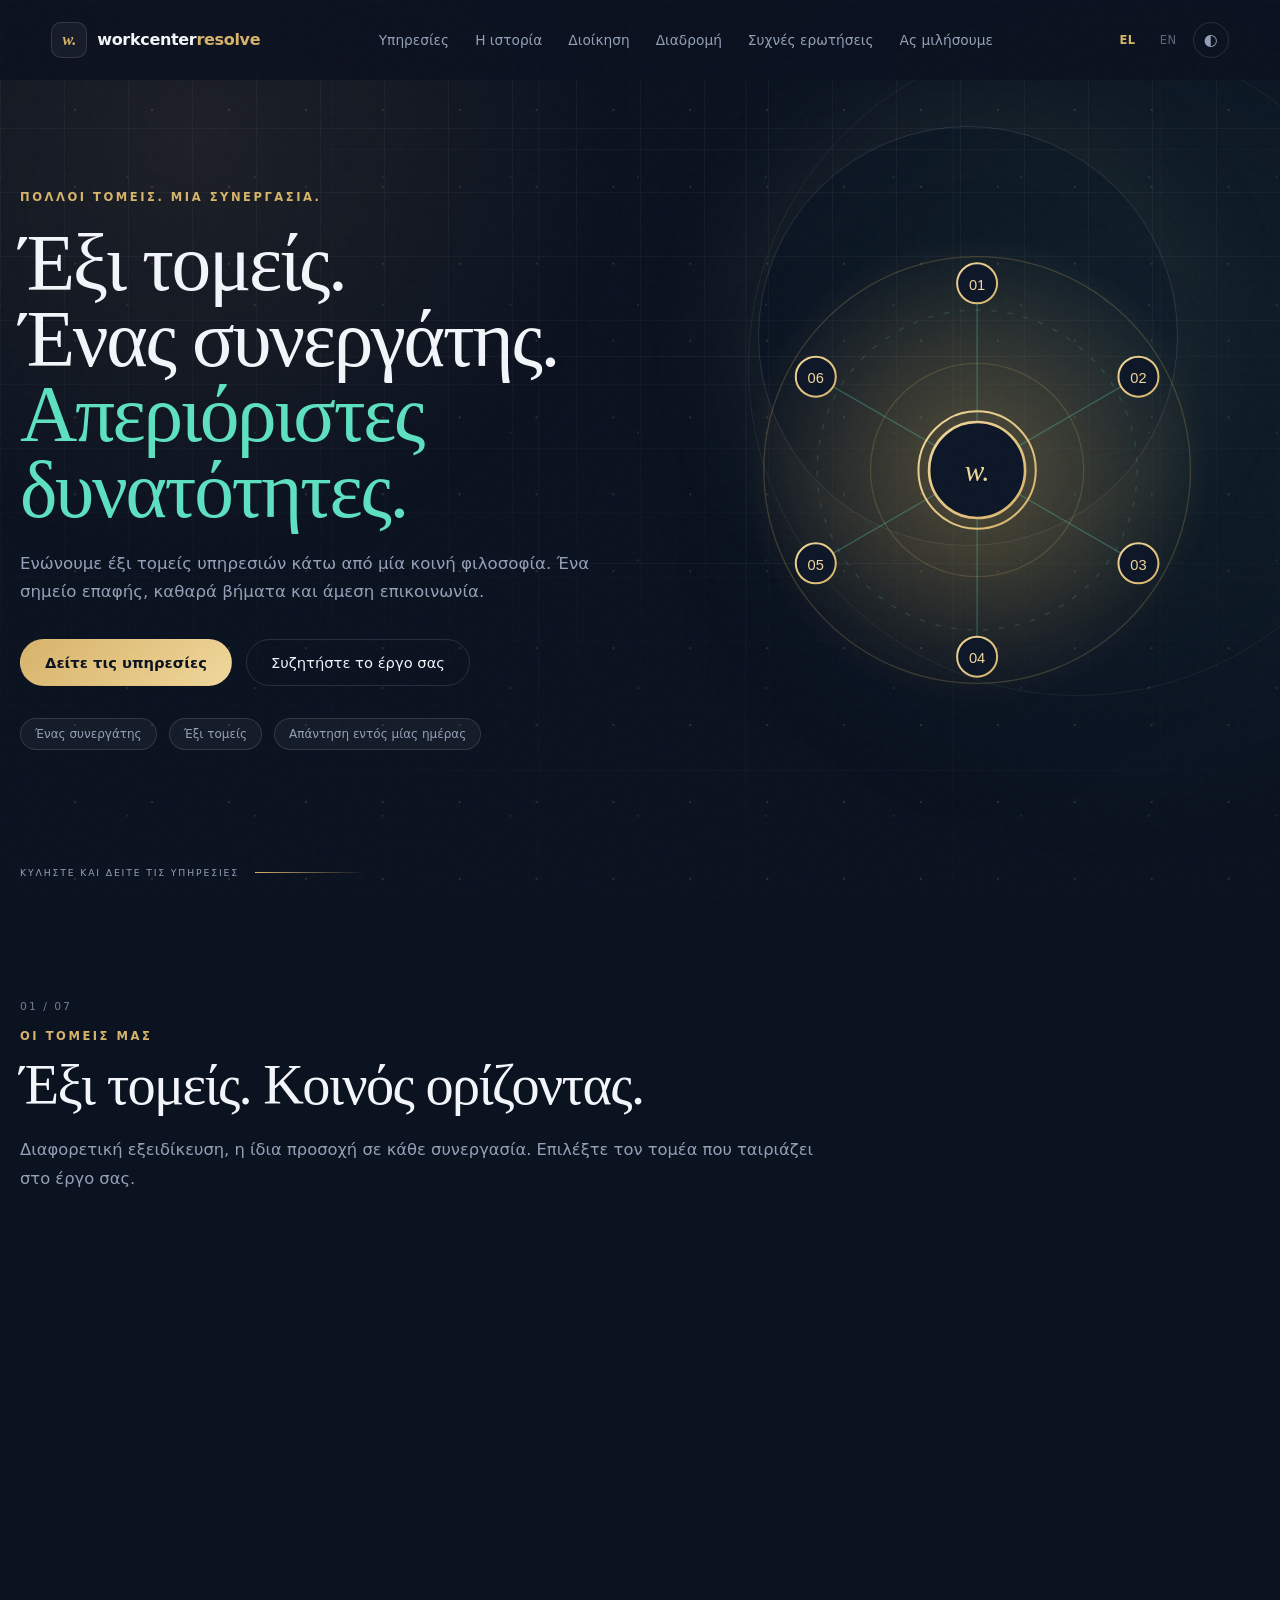
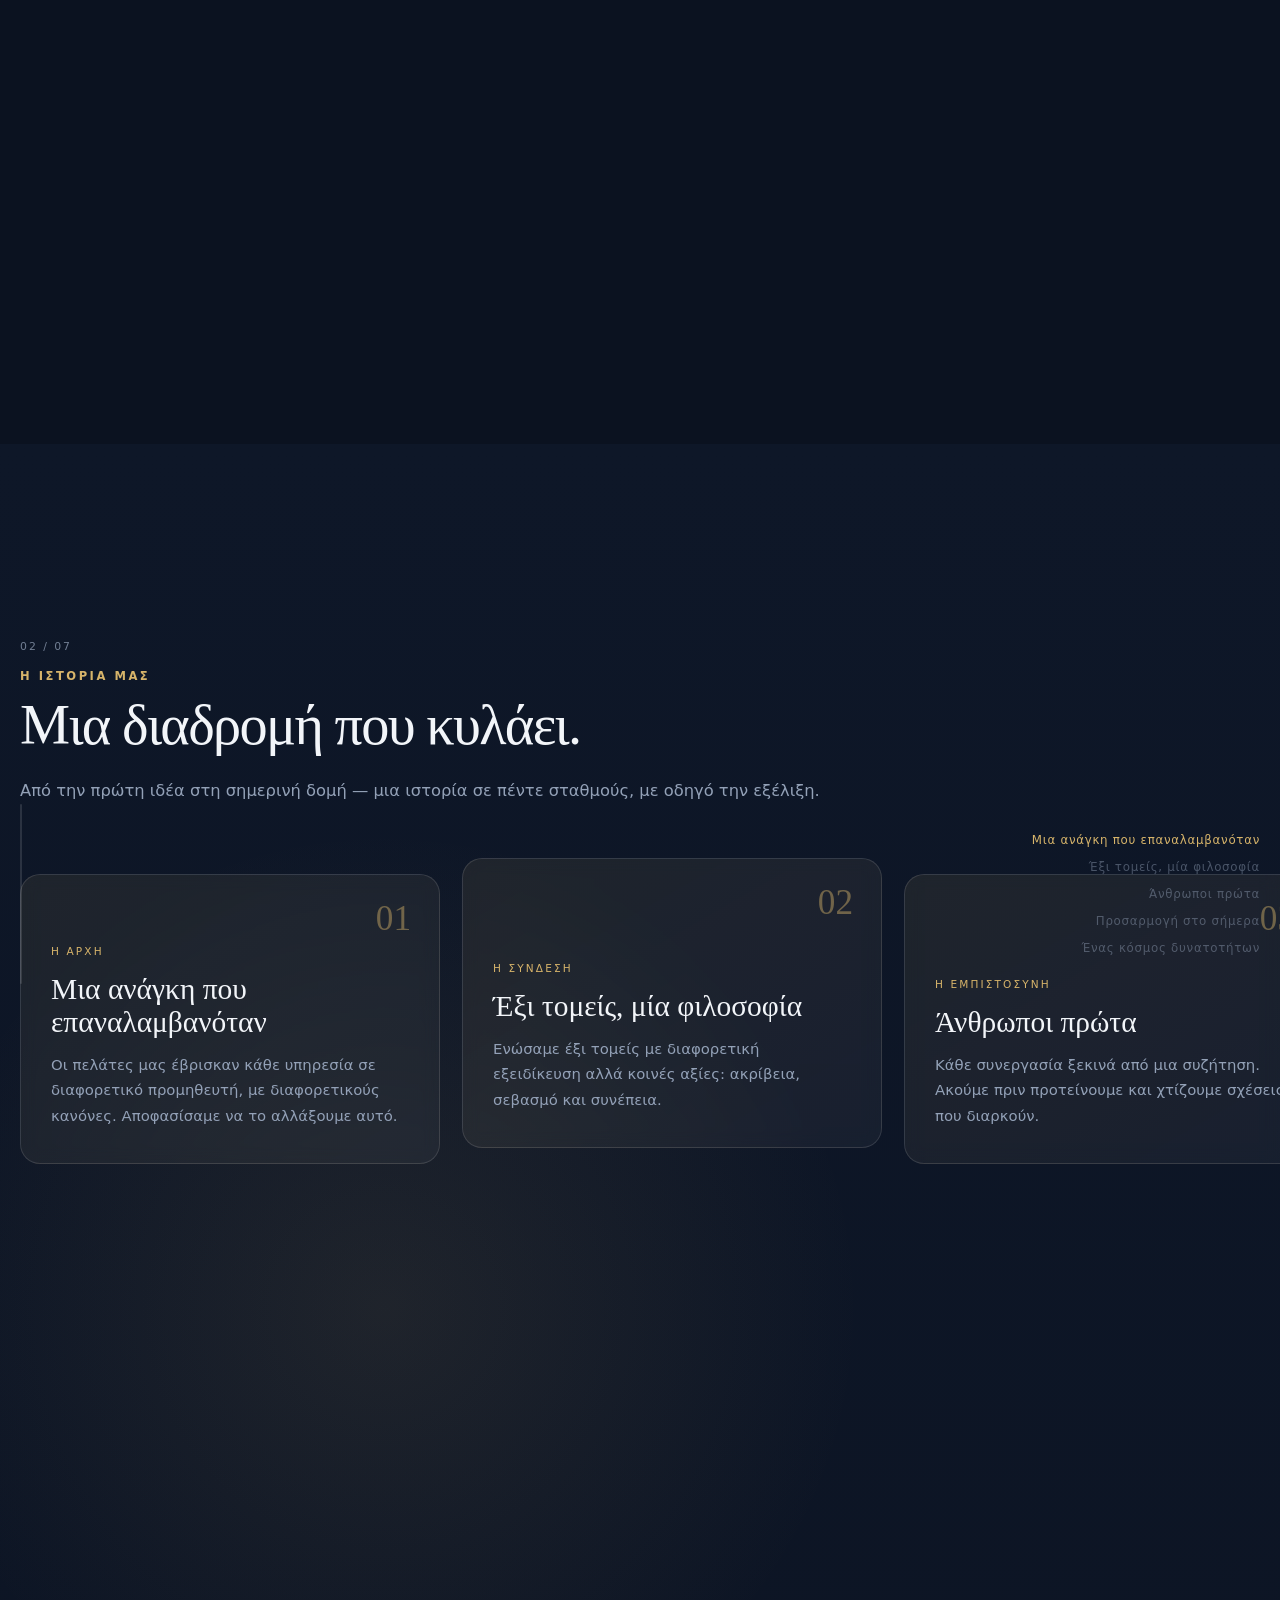
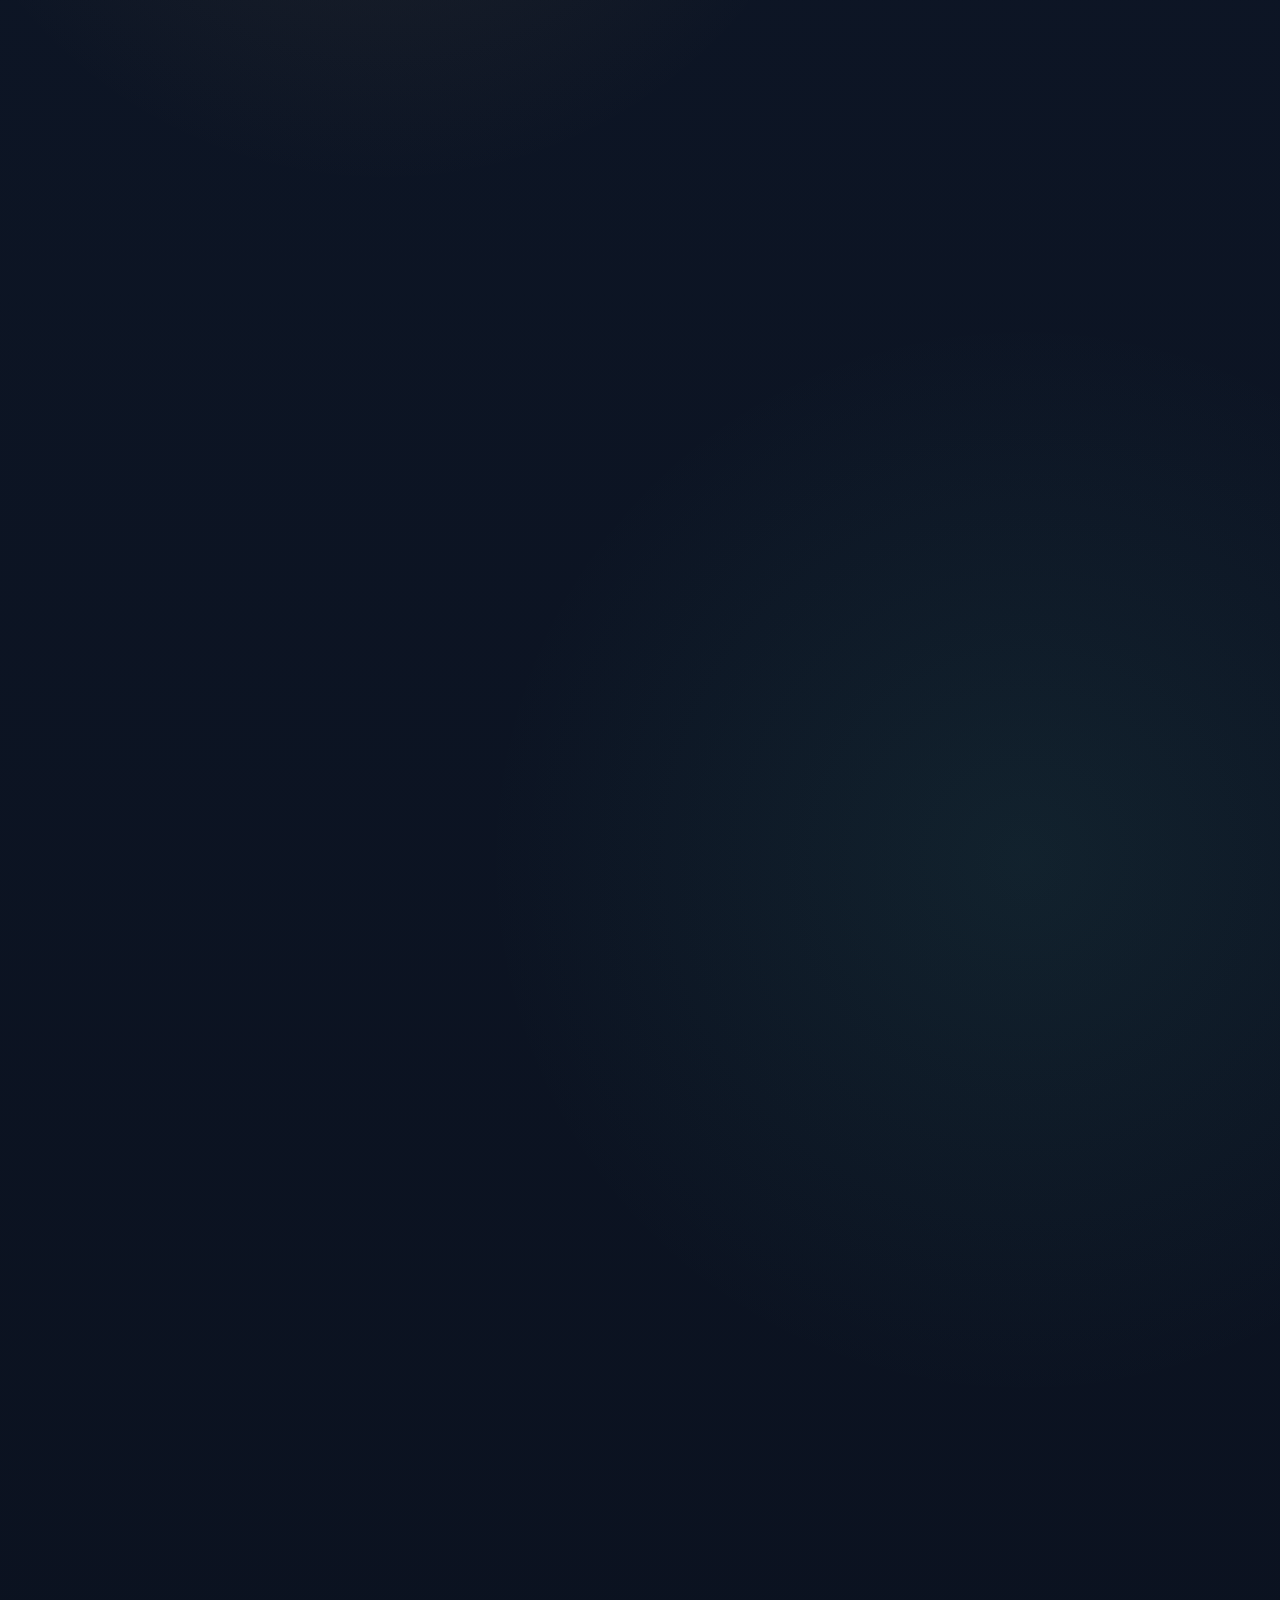
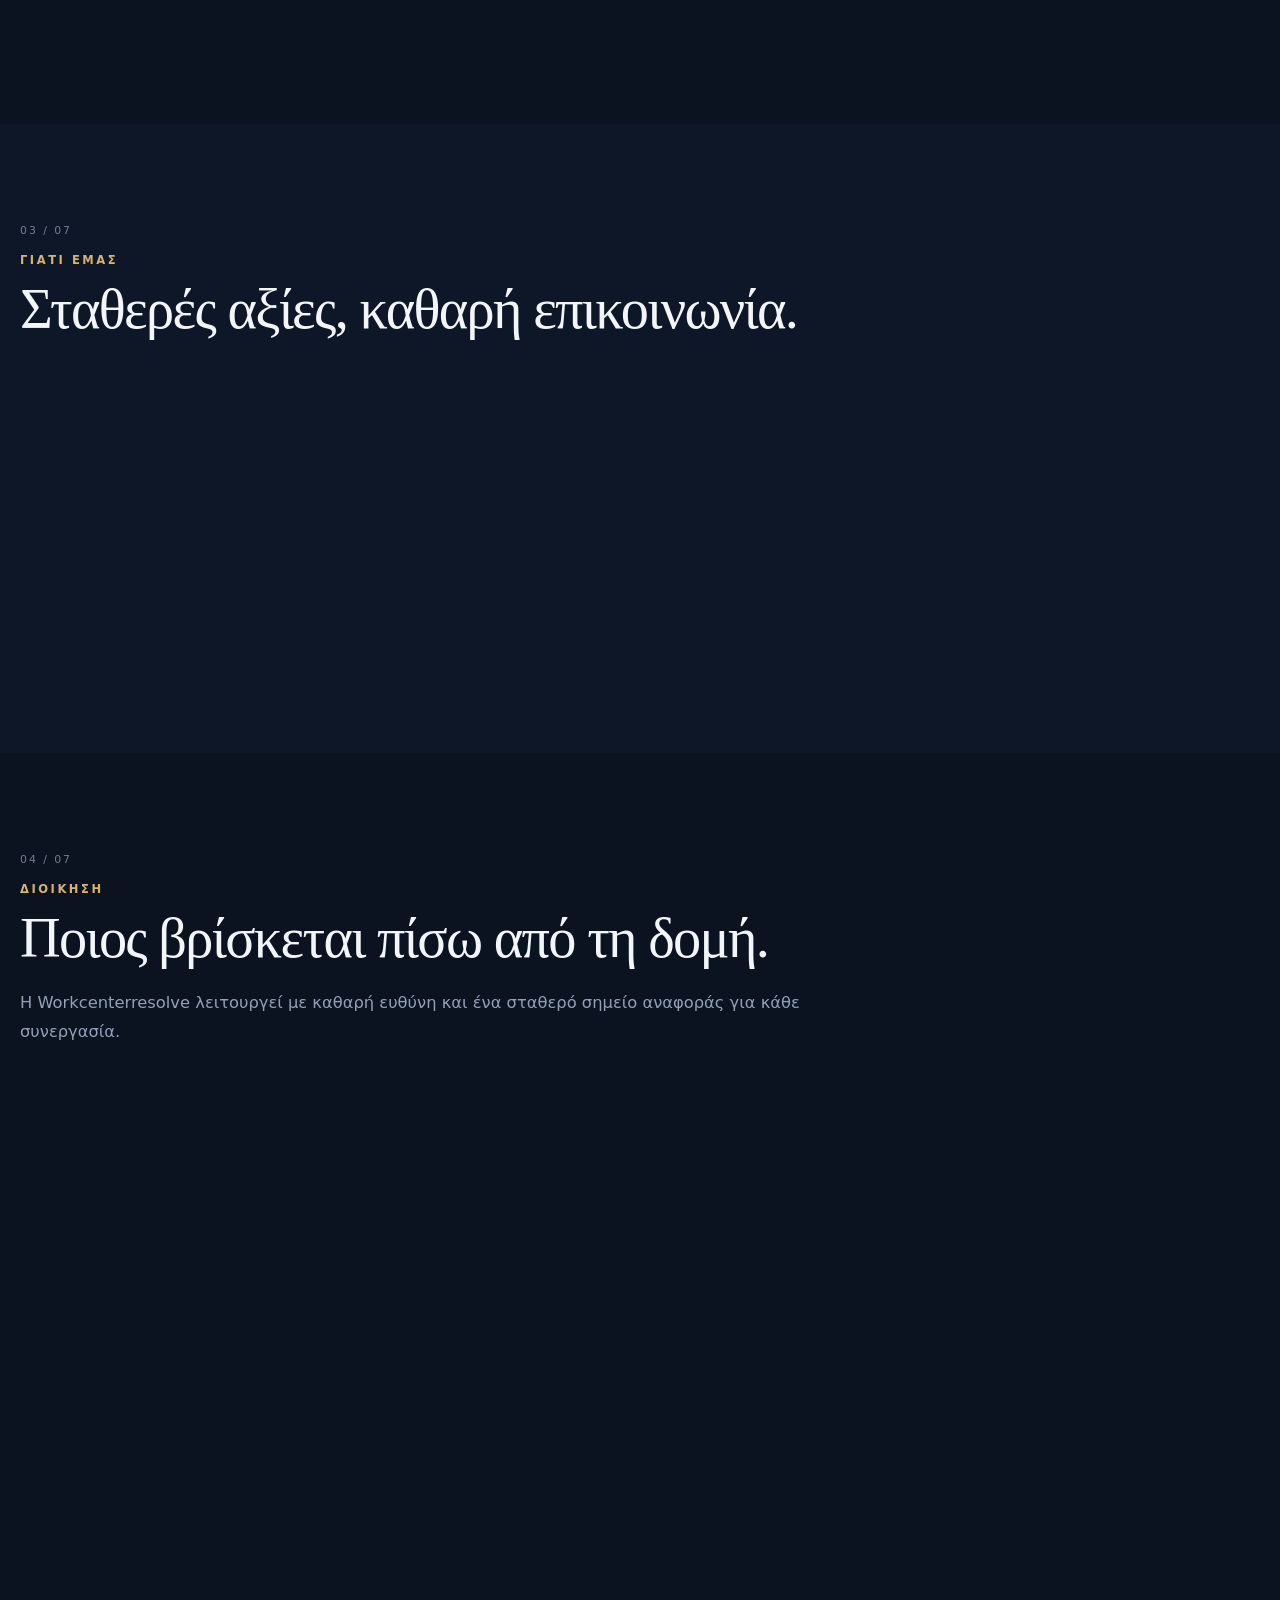
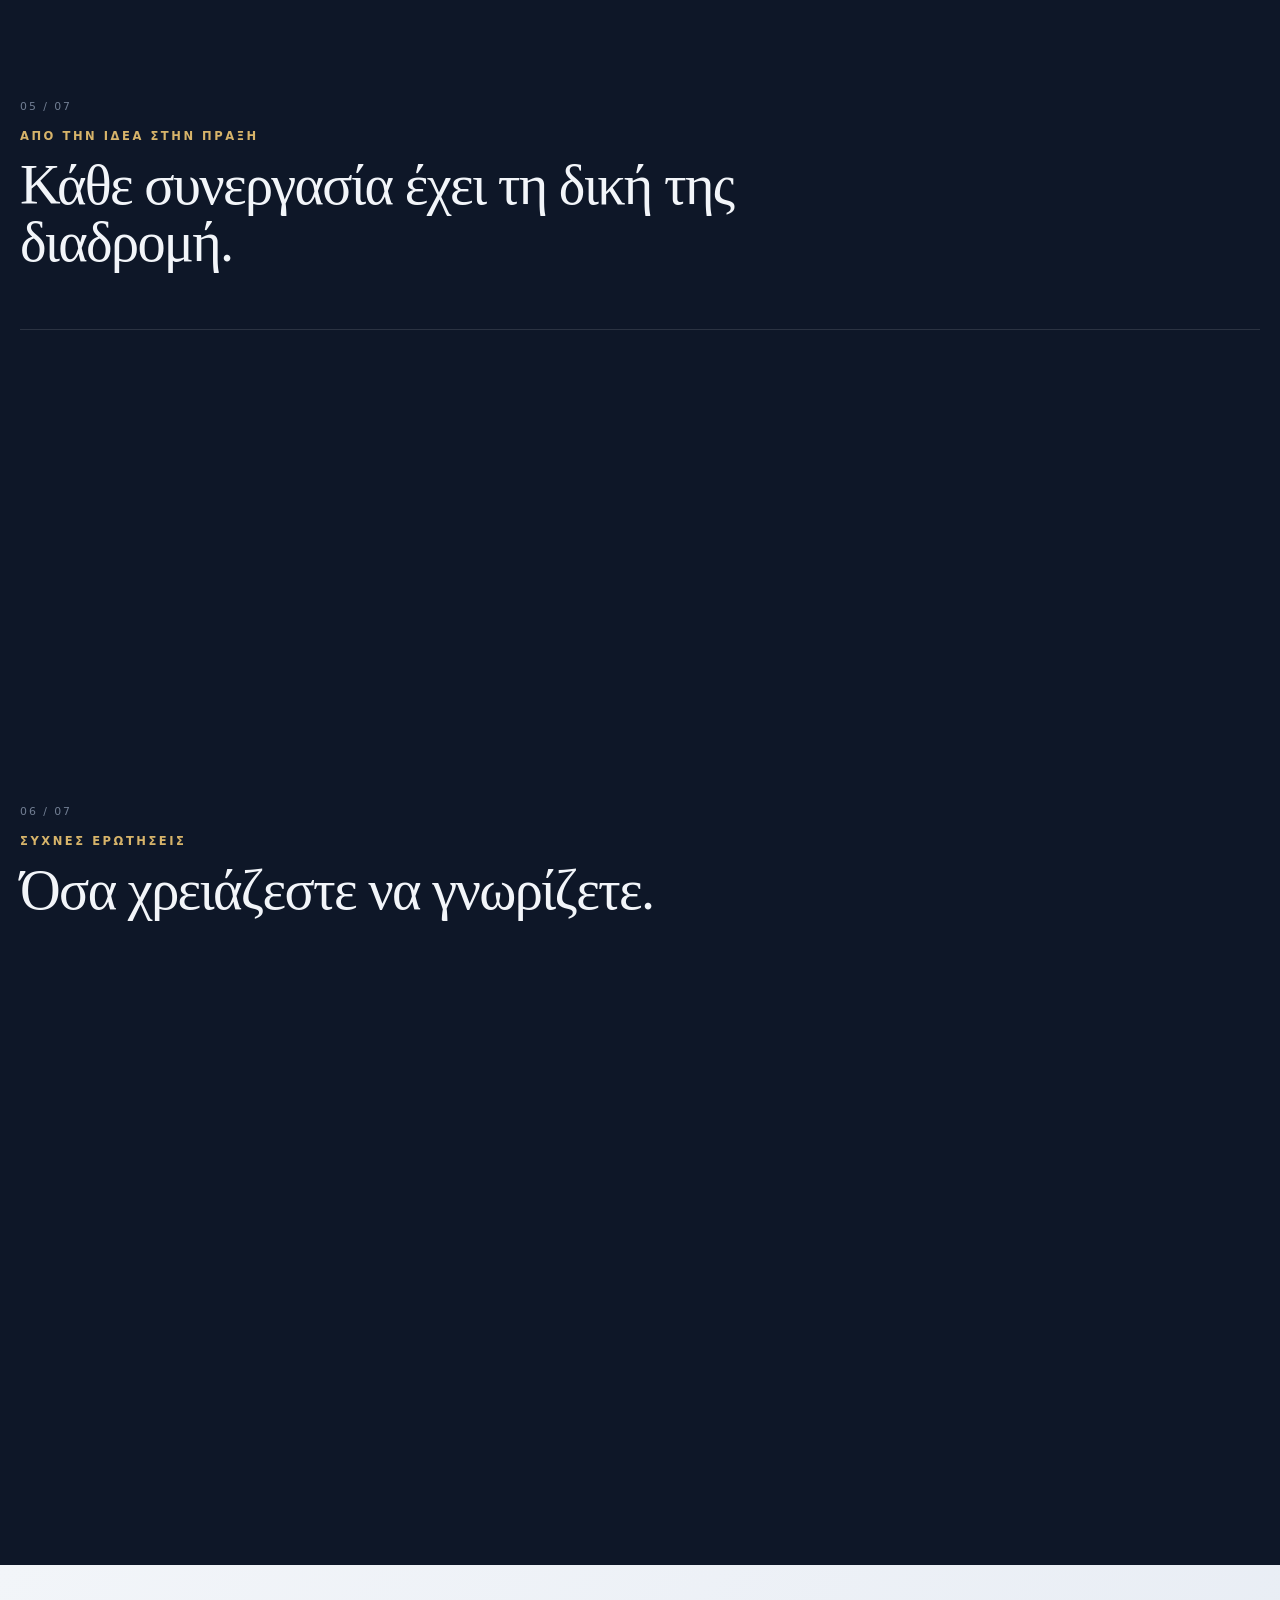
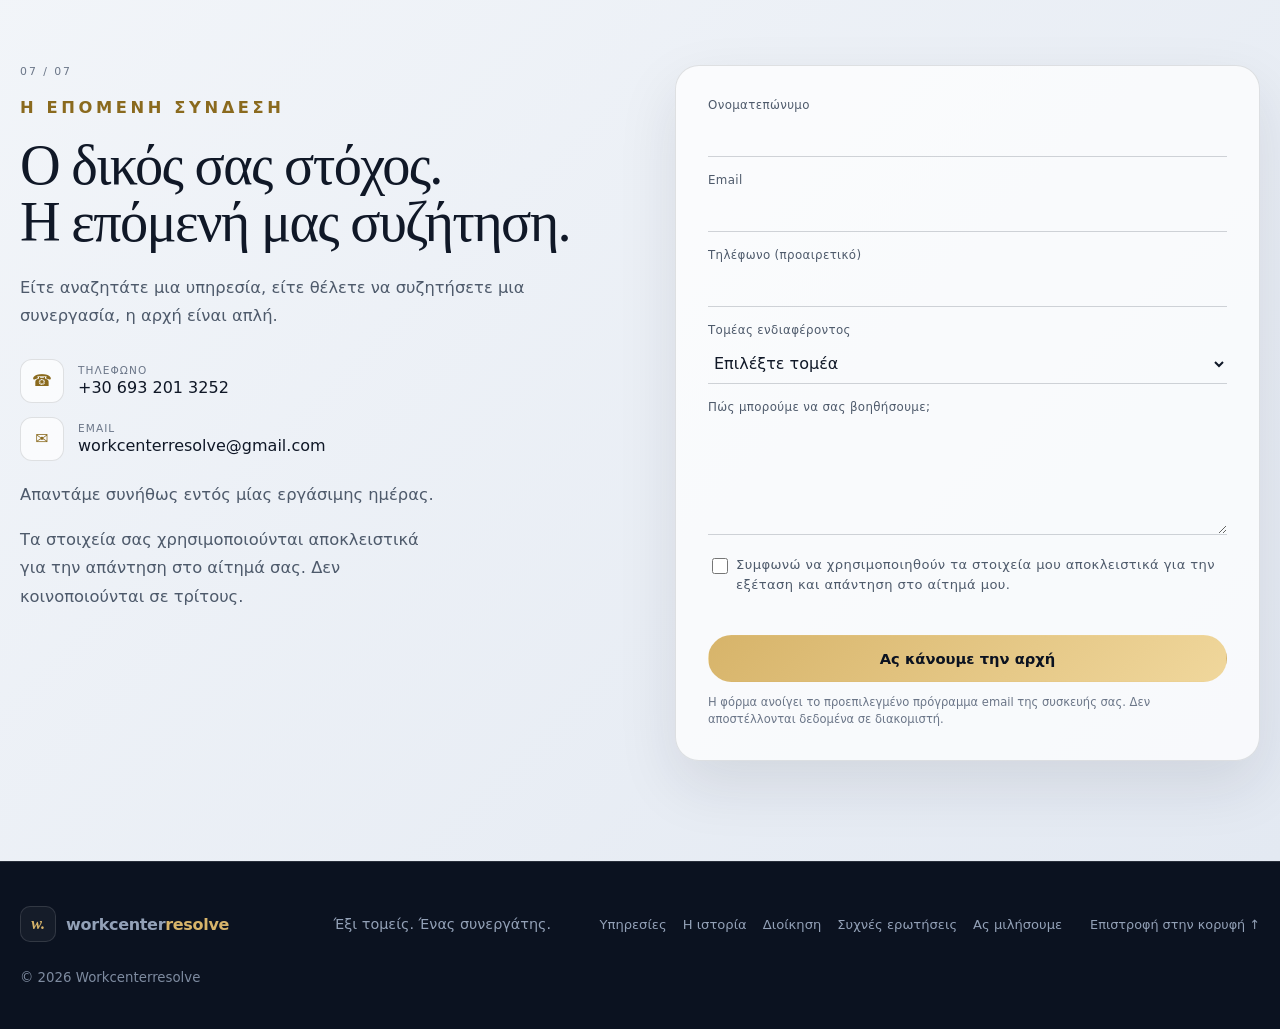
<file: index.html>
<!doctype html>
<html lang="el" data-lang="el">
<head>
  <meta charset="utf-8" />
  <meta name="viewport" content="width=device-width,initial-scale=1,viewport-fit=cover" />
  <meta http-equiv="Content-Security-Policy" content="default-src 'none'; base-uri 'none'; form-action 'none'; img-src 'self' data:; style-src 'self'; script-src 'self'; font-src 'self'; connect-src 'self'; manifest-src 'self'; object-src 'none'; frame-src 'none'; media-src 'none'; worker-src 'none'; upgrade-insecure-requests" />
  <meta name="referrer" content="strict-origin-when-cross-origin" />
  <meta name="theme-color" content="#0b1220" />
  <title>Workcenterresolve — Έξι τομείς, ένας συνεργάτης</title>
  <meta name="description" content="Η Workcenterresolve συνδέει έξι τομείς υπηρεσιών — εμπόριο, συμβουλευτική, ανθρώπινο δυναμικό, ακίνητα, εκδηλώσεις και ειδικές υπηρεσίες — κάτω από μία κοινή φιλοσοφία. Άμεση επικοινωνία." />
  <meta name="keywords" content="workcenterresolve, εμπόριο, προμήθειες, επιχειρηματική συμβουλευτική, ανθρώπινο δυναμικό, ακίνητα, εκδηλώσεις, επαγγελματικές υπηρεσίες" />
  <meta name="author" content="Workcenterresolve" />
  <meta name="robots" content="index, follow, max-image-preview:large" />
  <link rel="canonical" href="https://gochag421-beep.github.io/workcenterresolve/" />
  <link rel="alternate" hreflang="el" href="https://gochag421-beep.github.io/workcenterresolve/" />
  <link rel="alternate" hreflang="en" href="https://gochag421-beep.github.io/workcenterresolve/?lang=en" />
  <link rel="alternate" hreflang="x-default" href="https://gochag421-beep.github.io/workcenterresolve/" />

  <meta property="og:type" content="website" />
  <meta property="og:site_name" content="Workcenterresolve" />
  <meta property="og:locale" content="el_GR" />
  <meta property="og:locale:alternate" content="en_US" />
  <meta property="og:title" content="Workcenterresolve — Έξι τομείς, ένας συνεργάτης" />
  <meta property="og:description" content="Έξι τομείς υπηρεσιών κάτω από μία κοινή φιλοσοφία. Άμεση επικοινωνία, καθαρά βήματα." />
  <meta property="og:url" content="https://gochag421-beep.github.io/workcenterresolve/" />
  <meta property="og:image" content="https://gochag421-beep.github.io/workcenterresolve/assets/og.svg" />
  <meta property="og:image:alt" content="Workcenterresolve — έξι τομείς, ένας συνεργάτης" />
  <meta name="twitter:card" content="summary_large_image" />
  <meta name="twitter:title" content="Workcenterresolve — Έξι τομείς, ένας συνεργάτης" />
  <meta name="twitter:description" content="Έξι τομείς υπηρεσιών κάτω από μία κοινή φιλοσοφία." />
  <meta name="twitter:image" content="https://gochag421-beep.github.io/workcenterresolve/assets/og.svg" />

  <link rel="icon" href="assets/favicon.svg" type="image/svg+xml" />
  <link rel="manifest" href="site.webmanifest" />
  <link rel="stylesheet" href="assets/style.css" />

  <script type="application/ld+json">
  {
    "@context": "https://schema.org",
    "@graph": [
      {
        "@type": "Organization",
        "@id": "https://gochag421-beep.github.io/workcenterresolve/#org",
        "name": "Workcenterresolve",
        "url": "https://gochag421-beep.github.io/workcenterresolve/",
        "logo": "https://gochag421-beep.github.io/workcenterresolve/assets/favicon.svg",
        "description": "Έξι τομείς υπηρεσιών κάτω από μία κοινή φιλοσοφία: εμπόριο, συμβουλευτική, ανθρώπινο δυναμικό, ακίνητα, εκδηλώσεις, ειδικές υπηρεσίες.",
        "email": "workcenterresolve@gmail.com",
        "telephone": "+30-693-201-3252",
        "areaServed": "GR",
        "employee": {
          "@type": "Person",
          "name": "[Ονοματεπώνυμο CEO]",
          "jobTitle": "Chief Executive Officer"
        },
        "contactPoint": {
          "@type": "ContactPoint",
          "telephone": "+30-693-201-3252",
          "email": "workcenterresolve@gmail.com",
          "contactType": "customer service",
          "availableLanguage": ["el", "en"]
        }
      },
      {
        "@type": "WebSite",
        "@id": "https://gochag421-beep.github.io/workcenterresolve/#website",
        "url": "https://gochag421-beep.github.io/workcenterresolve/",
        "name": "Workcenterresolve",
        "inLanguage": ["el", "en"],
        "publisher": { "@id": "https://gochag421-beep.github.io/workcenterresolve/#org" }
      },
      {
        "@type": "Service",
        "name": "Workcenterresolve services",
        "provider": { "@id": "https://gochag421-beep.github.io/workcenterresolve/#org" },
        "hasOfferCatalog": {
          "@type": "OfferCatalog",
          "name": "Τομείς υπηρεσιών",
          "itemListElement": [
            { "@type": "Offer", "itemOffered": { "@type": "Service", "name": "Εμπόριο & προμήθειες" } },
            { "@type": "Offer", "itemOffered": { "@type": "Service", "name": "Επιχειρηματική συμβουλευτική" } },
            { "@type": "Offer", "itemOffered": { "@type": "Service", "name": "Εργασία & ανθρώπινο δυναμικό" } },
            { "@type": "Offer", "itemOffered": { "@type": "Service", "name": "Ακίνητα & χώροι" } },
            { "@type": "Offer", "itemOffered": { "@type": "Service", "name": "Εκδηλώσεις & εμπειρίες" } },
            { "@type": "Offer", "itemOffered": { "@type": "Service", "name": "Προσωπικές & ειδικές υπηρεσίες" } }
          ]
        }
      },
      {
        "@type": "FAQPage",
        "mainEntity": [
          { "@type": "Question", "name": "Τι είναι η Workcenterresolve;", "acceptedAnswer": { "@type": "Answer", "text": "Μια ενιαία δομή που συγκεντρώνει έξι τομείς δραστηριότητας κάτω από μία κοινή φιλοσοφία." } },
          { "@type": "Question", "name": "Πώς ξεκινάμε τη συνεργασία;", "acceptedAnswer": { "@type": "Answer", "text": "Συμπληρώνετε τη φόρμα επικοινωνίας ή μας τηλεφωνείτε και συζητάμε τον στόχο σας." } },
          { "@type": "Question", "name": "Δουλεύετε με ιδιώτες και επιχειρήσεις;", "acceptedAnswer": { "@type": "Answer", "text": "Ναι, εξυπηρετούμε ιδιώτες και επιχειρήσεις με την ίδια προσοχή." } }
        ]
      }
    ]
  }
  </script>
</head>
<body>
  <a class="skip-link" href="#main" data-i18n="a11y.skip">Μετάβαση στο περιεχόμενο</a>

  <div class="scene" aria-hidden="true">
    <div class="scene-layer sl-1" data-depth="0.06"></div>
    <div class="scene-layer sl-2" data-depth="0.14"></div>
    <div class="scene-layer sl-3" data-depth="0.26"></div>
  </div>

  <div class="noise" aria-hidden="true"></div>
  <div class="progress" id="progress" aria-hidden="true"></div>

  <header class="site-header" id="top">
    <a class="brand" href="#top" aria-label="Workcenterresolve">
      <span class="brand-mark">w.</span>
      <span class="brand-name">workcenter<span>resolve</span></span>
    </a>

    <nav class="desktop-nav" aria-label="Κύρια πλοήγηση">
      <a href="#services" data-i18n="nav.services">Υπηρεσίες</a>
      <a href="#story" data-i18n="nav.story">Η ιστορία</a>
      <a href="#leadership" data-i18n="nav.leader">Διοίκηση</a>
      <a href="#process" data-i18n="nav.process">Διαδρομή</a>
      <a href="#faq" data-i18n="nav.faq">Συχνές ερωτήσεις</a>
      <a href="#contact" data-i18n="nav.contact">Ας μιλήσουμε</a>
    </nav>

    <div class="header-actions">
      <button class="lang-btn active" type="button" data-lang-switch="el" aria-label="Ελληνικά">EL</button>
      <button class="lang-btn" type="button" data-lang-switch="en" aria-label="English">EN</button>
      <button class="theme-btn" id="themeBtn" type="button" aria-label="Εναλλαγή φωτεινής/σκοτεινής προβολής" title="Light / Dark">
        <span class="theme-icon" aria-hidden="true">◐</span>
      </button>
      <button class="menu-btn" id="menuBtn" aria-label="Μενού" aria-expanded="false">
        <span></span><span></span>
      </button>
    </div>
  </header>

  <div class="mobile-menu" id="mobileMenu" aria-hidden="true">
    <a href="#services" data-i18n="nav.services">Υπηρεσίες</a>
    <a href="#story" data-i18n="nav.story">Η ιστορία</a>
    <a href="#leadership" data-i18n="nav.leader">Διοίκηση</a>
    <a href="#process" data-i18n="nav.process">Διαδρομή</a>
    <a href="#faq" data-i18n="nav.faq">Συχνές ερωτήσεις</a>
    <a href="#contact" data-i18n="nav.contact">Ας μιλήσουμε</a>
  </div>

  <main id="main">
    <section class="hero" aria-labelledby="hero-title">
      <div class="hero-grid" aria-hidden="true"></div>
      <div class="orb orb-a" aria-hidden="true"></div>
      <div class="orb orb-b" aria-hidden="true"></div>

      <div class="hero-copy">
        <p class="eyebrow" data-i18n="hero.kicker">ΠΟΛΛΟΙ ΤΟΜΕΙΣ. ΜΙΑ ΣΥΝΕΡΓΑΣΙΑ.</p>
        <h1 id="hero-title">
          <span data-i18n="hero.line1">Έξι τομείς.</span>
          <span data-i18n="hero.line2">Ένας συνεργάτης.</span>
          <em data-i18n="hero.line3">Απεριόριστες δυνατότητες.</em>
        </h1>
        <p class="hero-text" data-i18n="hero.text">
          Ενώνουμε έξι τομείς υπηρεσιών κάτω από μία κοινή φιλοσοφία. Ένα σημείο επαφής, καθαρά βήματα και άμεση επικοινωνία.
        </p>
        <div class="hero-actions">
          <a class="btn primary" href="#services" data-i18n="hero.cta1">Δείτε τις υπηρεσίες</a>
          <a class="btn ghost" href="#contact" data-i18n="hero.cta2">Συζητήστε το έργο σας</a>
        </div>
        <ul class="hero-badges">
          <li data-i18n="badge.one">Ένας συνεργάτης</li>
          <li data-i18n="badge.two">Έξι τομείς</li>
          <li data-i18n="badge.three">Απάντηση εντός μίας ημέρας</li>
        </ul>
      </div>

      <div class="hub-stage" aria-hidden="true">
        <svg class="hub" viewBox="0 0 420 420" role="presentation" focusable="false">
          <defs>
            <linearGradient id="hubGrad" x1="0" y1="0" x2="1" y2="1">
              <stop offset="0%" stop-color="#f0d79c" />
              <stop offset="100%" stop-color="#d7b46a" />
            </linearGradient>
            <radialGradient id="hubGlow" cx="50%" cy="50%" r="50%">
              <stop offset="0%" stop-color="rgba(215,180,106,.35)" />
              <stop offset="100%" stop-color="rgba(215,180,106,0)" />
            </radialGradient>
          </defs>

          <circle cx="210" cy="210" r="175" fill="url(#hubGlow)" />
          <g class="hub-rot">
            <circle cx="210" cy="210" r="160" fill="none" stroke="rgba(215,180,106,.22)" stroke-width="1" />
            <circle cx="210" cy="210" r="120" fill="none" stroke="rgba(94,224,192,.16)" stroke-width="1" stroke-dasharray="4 8" />
            <circle cx="210" cy="210" r="80" fill="none" stroke="rgba(215,180,106,.18)" stroke-width="1" />
          </g>

          <g stroke="rgba(94,224,192,.28)" stroke-width="1">
            <line x1="210" y1="210" x2="210" y2="70" />
            <line x1="210" y1="210" x2="331" y2="140" />
            <line x1="210" y1="210" x2="331" y2="280" />
            <line x1="210" y1="210" x2="210" y2="350" />
            <line x1="210" y1="210" x2="89" y2="280" />
            <line x1="210" y1="210" x2="89" y2="140" />
          </g>

          <circle class="hub-pulse" cx="210" cy="210" r="44" fill="none" stroke="url(#hubGrad)" stroke-width="1.5" />
          <circle cx="210" cy="210" r="36" fill="#0e1728" stroke="url(#hubGrad)" stroke-width="2" />
          <text x="210" y="218" text-anchor="middle" fill="#f0d79c" font-family="Georgia,serif" font-size="22" font-style="italic">w.</text>

          <g class="hub-nodes">
            <g class="hub-node"><circle cx="210" cy="70" r="15" fill="#0e1728" stroke="url(#hubGrad)" stroke-width="1.5" /><text x="210" y="75" text-anchor="middle" fill="#f0d79c" font-family="Inter,sans-serif" font-size="11">01</text></g>
            <g class="hub-node"><circle cx="331" cy="140" r="15" fill="#0e1728" stroke="url(#hubGrad)" stroke-width="1.5" /><text x="331" y="145" text-anchor="middle" fill="#f0d79c" font-family="Inter,sans-serif" font-size="11">02</text></g>
            <g class="hub-node"><circle cx="331" cy="280" r="15" fill="#0e1728" stroke="url(#hubGrad)" stroke-width="1.5" /><text x="331" y="285" text-anchor="middle" fill="#f0d79c" font-family="Inter,sans-serif" font-size="11">03</text></g>
            <g class="hub-node"><circle cx="210" cy="350" r="15" fill="#0e1728" stroke="url(#hubGrad)" stroke-width="1.5" /><text x="210" y="355" text-anchor="middle" fill="#f0d79c" font-family="Inter,sans-serif" font-size="11">04</text></g>
            <g class="hub-node"><circle cx="89" cy="280" r="15" fill="#0e1728" stroke="url(#hubGrad)" stroke-width="1.5" /><text x="89" y="285" text-anchor="middle" fill="#f0d79c" font-family="Inter,sans-serif" font-size="11">05</text></g>
            <g class="hub-node"><circle cx="89" cy="140" r="15" fill="#0e1728" stroke="url(#hubGrad)" stroke-width="1.5" /><text x="89" y="145" text-anchor="middle" fill="#f0d79c" font-family="Inter,sans-serif" font-size="11">06</text></g>
          </g>
        </svg>
      </div>

      <div class="scroll-cue">
        <span data-i18n="hero.scroll">ΚΥΛΗΣΤΕ ΚΑΙ ΔΕΙΤΕ ΤΙΣ ΥΠΗΡΕΣΙΕΣ</span>
        <div class="scroll-line"></div>
      </div>
    </section>

    <section class="services" id="services" aria-labelledby="services-title">
      <div class="section-head">
        <span class="section-index">01 / 07</span>
        <p class="eyebrow" data-i18n="services.kicker">ΟΙ ΤΟΜΕΙΣ ΜΑΣ</p>
        <h2 id="services-title" data-i18n="services.title">Έξι τομείς. Κοινός ορίζοντας.</h2>
        <p data-i18n="services.text">Διαφορετική εξειδίκευση, η ίδια προσοχή σε κάθε συνεργασία. Επιλέξτε τον τομέα που ταιριάζει στο έργο σας.</p>
      </div>

      <div class="service-grid">
        <article class="service-card reveal">
          <span class="svc-num" aria-hidden="true">01</span>
          <span class="svc-ico" aria-hidden="true">
            <svg viewBox="0 0 24 24" fill="none" stroke="currentColor" stroke-width="1.6" aria-hidden="true"><path d="M3 7h18M6 7V5h12v2M5 7l1 12h12l1-12M9 11v6M15 11v6"/></svg>
          </span>
          <h3 data-i18n="svc.trade">Εμπόριο &amp; προμήθειες</h3>
          <p data-i18n="svc.tradeText">Συντονισμός προμηθειών και προϊόντων με σταθερή ποιότητα, χρόνους και τιμές χωρίς εκπλήξεις.</p>
          <ul class="svc-list">
            <li data-i18n="svc.tradePoint1">Επιλογή προμηθευτών</li>
            <li data-i18n="svc.tradePoint2">Διαπραγμάτευση όρων</li>
            <li data-i18n="svc.tradePoint3">Παρακολούθηση παραδόσεων</li>
          </ul>
        </article>

        <article class="service-card reveal">
          <span class="svc-num" aria-hidden="true">02</span>
          <span class="svc-ico" aria-hidden="true">
            <svg viewBox="0 0 24 24" fill="none" stroke="currentColor" stroke-width="1.6" aria-hidden="true"><path d="M4 20V10M10 20V4M16 20v-7M22 20H2"/></svg>
          </span>
          <h3 data-i18n="svc.consulting">Επιχειρηματική συμβουλευτική</h3>
          <p data-i18n="svc.consultingText">Στρατηγική σκέψη για τις αποφάσεις που διαμορφώνουν το αύριο της επιχείρησής σας.</p>
          <ul class="svc-list">
            <li data-i18n="svc.consultingPoint1">Ανάλυση αναγκών</li>
            <li data-i18n="svc.consultingPoint2">Σχέδιο δράσης</li>
            <li data-i18n="svc.consultingPoint3">Υποστήριξη υλοποίησης</li>
          </ul>
        </article>

        <article class="service-card reveal">
          <span class="svc-num" aria-hidden="true">03</span>
          <span class="svc-ico" aria-hidden="true">
            <svg viewBox="0 0 24 24" fill="none" stroke="currentColor" stroke-width="1.6" aria-hidden="true"><circle cx="9" cy="8" r="3.2"/><path d="M2.5 20a6.5 6.5 0 0 1 13 0M17 11a3 3 0 1 0-1.6-5.5M21.5 20a5.5 5.5 0 0 0-3.6-5.1"/></svg>
          </span>
          <h3 data-i18n="svc.people">Εργασία &amp; ανθρώπινο δυναμικό</h3>
          <p data-i18n="svc.peopleText">Συνδέουμε τις δυνατότητες των ανθρώπων με τις πραγματικές ανάγκες των επιχειρήσεων.</p>
          <ul class="svc-list">
            <li data-i18n="svc.peoplePoint1">Ανάλυση θέσεων</li>
            <li data-i18n="svc.peoplePoint2">Αξιολόγηση υποψηφίων</li>
            <li data-i18n="svc.peoplePoint3">Υποστήριξη ένταξης</li>
          </ul>
        </article>

        <article class="service-card reveal">
          <span class="svc-num" aria-hidden="true">04</span>
          <span class="svc-ico" aria-hidden="true">
            <svg viewBox="0 0 24 24" fill="none" stroke="currentColor" stroke-width="1.6" aria-hidden="true"><path d="M3 11.5 12 4l9 7.5M5.5 10v10h13V10M9.5 20v-6h5v6"/></svg>
          </span>
          <h3 data-i18n="svc.property">Ακίνητα &amp; χώροι</h3>
          <p data-i18n="svc.propertyText">Φροντίδα και οργάνωση για τους χώρους που έχουν αξία για εσάς ή την επιχείρησή σας.</p>
          <ul class="svc-list">
            <li data-i18n="svc.propertyPoint1">Αξιολόγηση χώρου</li>
            <li data-i18n="svc.propertyPoint2">Συντονισμός συνεργείων</li>
            <li data-i18n="svc.propertyPoint3">Διαχείριση λειτουργίας</li>
          </ul>
        </article>

        <article class="service-card reveal">
          <span class="svc-num" aria-hidden="true">05</span>
          <span class="svc-ico" aria-hidden="true">
            <svg viewBox="0 0 24 24" fill="none" stroke="currentColor" stroke-width="1.6" aria-hidden="true"><path d="M12 3v3M5 7h14l-1.5 12.5a2 2 0 0 1-2 1.5h-7a2 2 0 0 1-2-1.5Z"/><path d="M9.5 12h5"/></svg>
          </span>
          <h3 data-i18n="svc.events">Εκδηλώσεις &amp; εμπειρίες</h3>
          <p data-i18n="svc.eventsText">Από την πρώτη ιδέα έως τη φιλοξενία. Οργάνωση με προσωπικότητα και ακρίβεια.</p>
          <ul class="svc-list">
            <li data-i18n="svc.eventsPoint1">Σχεδιασμός εκδήλωσης</li>
            <li data-i18n="svc.eventsPoint2">Συντονισμός προμηθευτών</li>
            <li data-i18n="svc.eventsPoint3">Εκτέλεση και υποδοχή</li>
          </ul>
        </article>

        <article class="service-card reveal">
          <span class="svc-num" aria-hidden="true">06</span>
          <span class="svc-ico" aria-hidden="true">
            <svg viewBox="0 0 24 24" fill="none" stroke="currentColor" stroke-width="1.6" aria-hidden="true"><path d="M12 3.5 14 9l5.5.4-4.2 3.6 1.3 5.4L12 15.5 7.4 18.4l1.3-5.4L4.5 9.4 10 9Z"/></svg>
          </span>
          <h3 data-i18n="svc.special">Προσωπικές &amp; ειδικές υπηρεσίες</h3>
          <p data-i18n="svc.specialText">Εξειδικευμένες δραστηριότητες με προσοχή στις ιδιαίτερες ανάγκες κάθε πελάτη.</p>
          <ul class="svc-list">
            <li data-i18n="svc.specialPoint1">Κατ' οίκον υπηρεσίες</li>
            <li data-i18n="svc.specialPoint2">Εξατομικευμένα αιτήματα</li>
            <li data-i18n="svc.specialPoint3">Διακριτικότητα</li>
          </ul>
        </article>
      </div>
    </section>

    <section class="story" id="story" aria-labelledby="story-title">
      <div class="story-bg" aria-hidden="true"></div>
      <div class="story-inner">
        <div class="section-head">
          <span class="section-index">02 / 07</span>
          <p class="eyebrow" data-i18n="story.kicker">Η ΙΣΤΟΡΙΑ ΜΑΣ</p>
          <h2 id="story-title" data-i18n="story.title">Μια διαδρομή που κυλάει.</h2>
          <p data-i18n="story.subtitle">Από την πρώτη ιδέα στη σημερινή δομή — μια ιστορία σε πέντε σταθμούς, με οδηγό την εξέλιξη.</p>
        </div>

        <div class="story-track" id="storyTrack" aria-hidden="true">
          <article class="story-panel">
            <span class="sp-num">01</span>
            <p class="sp-year" data-i18n="story.ch1Year">Η αρχή</p>
            <h3 data-i18n="story.ch1Title">Μια ανάγκη που επαναλαμβανόταν</h3>
            <p data-i18n="story.ch1Text">Οι πελάτες μας έβρισκαν κάθε υπηρεσία σε διαφορετικό προμηθευτή, με διαφορετικούς κανόνες. Αποφασίσαμε να το αλλάξουμε αυτό.</p>
          </article>
          <article class="story-panel">
            <span class="sp-num">02</span>
            <p class="sp-year" data-i18n="story.ch2Year">Η σύνδεση</p>
            <h3 data-i18n="story.ch2Title">Έξι τομείς, μία φιλοσοφία</h3>
            <p data-i18n="story.ch2Text">Ενώσαμε έξι τομείς με διαφορετική εξειδίκευση αλλά κοινές αξίες: ακρίβεια, σεβασμό και συνέπεια.</p>
          </article>
          <article class="story-panel">
            <span class="sp-num">03</span>
            <p class="sp-year" data-i18n="story.ch3Year">Η εμπιστοσύνη</p>
            <h3 data-i18n="story.ch3Title">Άνθρωποι πρώτα</h3>
            <p data-i18n="story.ch3Text">Κάθε συνεργασία ξεκινά από μια συζήτηση. Ακούμε πριν προτείνουμε και χτίζουμε σχέσεις που διαρκούν.</p>
          </article>
          <article class="story-panel">
            <span class="sp-num">04</span>
            <p class="sp-year" data-i18n="story.ch4Year">Η εξέλιξη</p>
            <h3 data-i18n="story.ch4Title">Προσαρμογή στο σήμερα</h3>
            <p data-i18n="story.ch4Text">Η αγορά αλλάζει. Εξελίσσουμε τις υπηρεσίες μας ώστε να ανταποκρίνονται σε νέες ανάγκες με σύγχρονη σκέψη.</p>
          </article>
          <article class="story-panel">
            <span class="sp-num">05</span>
            <p class="sp-year" data-i18n="story.ch5Year">Το αύριο</p>
            <h3 data-i18n="story.ch5Title">Ένας κόσμος δυνατοτήτων</h3>
            <p data-i18n="story.ch5Text">Συνεχίζουμε να μεγαλώνουμε, προσθέτοντας δυνατότητες και συνεργασίες — με οδηγό τον στόχο κάθε πελάτη.</p>
          </article>
        </div>

        <div class="story-rail" aria-hidden="true"><span class="story-rail-fill" id="storyRailFill"></span></div>

        <ol class="story-story" id="storyStory">
          <li class="story-line active" data-i18n="story.ch1Title">Μια ανάγκη που επαναλαμβανόταν</li>
          <li class="story-line" data-i18n="story.ch2Title">Έξι τομείς, μία φιλοσοφία</li>
          <li class="story-line" data-i18n="story.ch3Title">Άνθρωποι πρώτα</li>
          <li class="story-line" data-i18n="story.ch4Title">Προσαρμογή στο σήμερα</li>
          <li class="story-line" data-i18n="story.ch5Title">Ένας κόσμος δυνατοτήτων</li>
        </ol>
      </div>
    </section>

    <section class="values" id="values" aria-labelledby="values-title">
      <div class="section-head">
        <span class="section-index">03 / 07</span>
        <p class="eyebrow" data-i18n="values.kicker">ΓΙΑΤΙ ΕΜΑΣ</p>
        <h2 id="values-title" data-i18n="values.title">Σταθερές αξίες, καθαρή επικοινωνία.</h2>
      </div>
      <div class="values-grid">
        <article class="value-card reveal">
          <span class="value-ico" aria-hidden="true">⌘</span>
          <h3 data-i18n="values.oneTitle">Ένας συνεργάτης</h3>
          <p data-i18n="values.oneText">Έξι τομείς κάτω από μία ενιαία φιλοσοφία και ένα σημείο επαφής για εσάς.</p>
        </article>
        <article class="value-card reveal">
          <span class="value-ico" aria-hidden="true">◎</span>
          <h3 data-i18n="values.twoTitle">Προσοχή στη λεπτομέρεια</h3>
          <p data-i18n="values.twoText">Ακούμε πρώτα, κατανοούμε τις ανάγκες σας και μετά προτείνουμε λύση.</p>
        </article>
        <article class="value-card reveal">
          <span class="value-ico" aria-hidden="true">⤴</span>
          <h3 data-i18n="values.threeTitle">Καθαρά βήματα</h3>
          <p data-i18n="values.threeText">Ξεκάθαρος σχεδιασμός και ανοιχτή επικοινωνία σε κάθε στάδιο της συνεργασίας.</p>
        </article>
      </div>
    </section>

    <section class="leader" id="leadership" aria-labelledby="leader-title">
      <div class="section-head">
        <span class="section-index">04 / 07</span>
        <p class="eyebrow" data-i18n="leader.kicker">ΔΙΟΙΚΗΣΗ</p>
        <h2 id="leader-title" data-i18n="leader.title">Ποιος βρίσκεται πίσω από τη δομή.</h2>
        <p data-i18n="leader.text">Η Workcenterresolve λειτουργεί με καθαρή ευθύνη και ένα σταθερό σημείο αναφοράς για κάθε συνεργασία.</p>
      </div>

      <div class="leader-card reveal">
        <div class="leader-avatar" aria-hidden="true">
          <svg viewBox="0 0 120 120" role="presentation" focusable="false">
            <defs>
              <linearGradient id="lg" x1="0" y1="0" x2="1" y2="1">
                <stop offset="0%" stop-color="#f0d79c"/><stop offset="100%" stop-color="#d7b46a"/>
              </linearGradient>
            </defs>
            <circle cx="60" cy="60" r="57" fill="none" stroke="url(#lg)" stroke-width="1.5" opacity=".55"/>
            <path d="M60 34a13 13 0 1 0 0 26 13 13 0 0 0 0-26Z" fill="none" stroke="url(#lg)" stroke-width="2"/>
            <path d="M30 98a30 30 0 0 1 60 0" fill="none" stroke="url(#lg)" stroke-width="2"/>
          </svg>
        </div>
        <div class="leader-body">
          <p class="leader-role" data-i18n="leader.role">Διευθύνων Σύμβουλος (CEO)</p>
          <h3 data-i18n="leader.name">[Ονοματεπώνυμο CEO]</h3>
          <p data-i18n="leader.bio">Ηγείται της στρατηγικής και της καθημερινής λειτουργίας της Workcenterresolve, με ευθύνη για την ποιότητα των συνεργασιών και την εξέλιξη των υπηρεσιών και των έξι τομέων.</p>
          <ul class="leader-focus">
            <li data-i18n="leader.focus1">Στρατηγική &amp; ανάπτυξη</li>
            <li data-i18n="leader.focus2">Σχέσεις με πελάτες</li>
            <li data-i18n="leader.focus3">Ποιότητα υπηρεσιών</li>
          </ul>
          <a class="btn ghost" href="#contact" data-i18n="leader.cta">Επικοινωνία με τη διοίκηση</a>
        </div>
      </div>
    </section>

    <section class="process" id="process" aria-labelledby="process-title">
      <div class="section-head">
        <span class="section-index">05 / 07</span>
        <p class="eyebrow" data-i18n="process.kicker">ΑΠΟ ΤΗΝ ΙΔΕΑ ΣΤΗΝ ΠΡΑΞΗ</p>
        <h2 id="process-title" data-i18n="process.title">Κάθε συνεργασία έχει τη δική της διαδρομή.</h2>
      </div>

      <div class="process-grid">
        <article class="reveal"><span>01</span><h3 data-i18n="process.listen">Ακούμε</h3><p data-i18n="process.listenText">Ξεκινάμε από εσάς. Κατανοούμε τον στόχο, τις ανάγκες και τις προτεραιότητές σας.</p></article>
        <article class="reveal"><span>02</span><h3 data-i18n="process.design">Σχεδιάζουμε</h3><p data-i18n="process.designText">Προσδιορίζουμε τον κατάλληλο τομέα, το αντικείμενο και τα βήματα της συνεργασίας.</p></article>
        <article class="reveal"><span>03</span><h3 data-i18n="process.connect">Συνδέουμε</h3><p data-i18n="process.connectText">Συντονίζουμε ανθρώπους, υπηρεσίες και δυνατότητες γύρω από τον κοινό στόχο.</p></article>
        <article class="reveal"><span>04</span><h3 data-i18n="process.forward">Προχωράμε</h3><p data-i18n="process.forwardText">Συμφωνούμε ξεκάθαρα το επόμενο βήμα και διατηρούμε ανοιχτή επικοινωνία.</p></article>
      </div>
    </section>

    <section class="faq" id="faq" aria-labelledby="faq-title">
      <div class="section-head">
        <span class="section-index">06 / 07</span>
        <p class="eyebrow" data-i18n="faq.kicker">ΣΥΧΝΕΣ ΕΡΩΤΗΣΕΙΣ</p>
        <h2 id="faq-title" data-i18n="faq.title">Όσα χρειάζεστε να γνωρίζετε.</h2>
      </div>

      <div class="faq-list">
        <details class="faq-item reveal" open>
          <summary data-i18n="faq.q1">Τι είναι η Workcenterresolve;</summary>
          <p data-i18n="faq.a1">Μια ενιαία δομή που συγκεντρώνει έξι τομείς δραστηριότητας — εμπόριο, συμβουλευτική, ανθρώπινο δυναμικό, ακίνητα, εκδηλώσεις και ειδικές υπηρεσίες — κάτω από μία κοινή φιλοσοφία.</p>
        </details>
        <details class="faq-item reveal">
          <summary data-i18n="faq.q2">Πώς ξεκινάμε τη συνεργασία;</summary>
          <p data-i18n="faq.a2">Συμπληρώνετε τη φόρμα επικοινωνίας ή μας τηλεφωνείτε. Συζητάμε τον στόχο σας και προτείνουμε τον κατάλληλο τομέα και τα επόμενα βήματα.</p>
        </details>
        <details class="faq-item reveal">
          <summary data-i18n="faq.q3">Δουλεύετε με ιδιώτες και επιχειρήσεις;</summary>
          <p data-i18n="faq.a3">Ναι. Εξυπηρετούμε τόσο ιδιώτες όσο και επιχειρήσεις, με την ίδια προσοχή στη λεπτομέρεια.</p>
        </details>
        <details class="faq-item reveal">
          <summary data-i18n="faq.q4">Πόσο κοστίζουν οι υπηρεσίες;</summary>
          <p data-i18n="faq.a4">Το κόστος εξαρτάται από το αντικείμενο και το εύρος της συνεργασίας. Μετά την πρώτη συζήτηση λαμβάνετε ξεκάθαρη ενημέρωση.</p>
        </details>
        <details class="faq-item reveal">
          <summary data-i18n="faq.q5">Σε ποιες περιοχές δραστηριοποιείστε;</summary>
          <p data-i18n="faq.a5">Ξεκινάμε από την Ελλάδα, με δυνατότητα συνεργασίας και σε απομακρυσμένα έργα. Επικοινωνήστε μαζί μας για να το συζητήσουμε.</p>
        </details>
      </div>
    </section>

    <section class="contact" id="contact" aria-labelledby="contact-title">
      <div class="contact-copy">
        <span class="section-index">07 / 07</span>
        <p class="eyebrow" data-i18n="contact.kicker">Η ΕΠΟΜΕΝΗ ΣΥΝΔΕΣΗ</p>
        <h2 id="contact-title" data-i18n-html="contact.title">Ο δικός σας στόχος.<br>Η επόμενή μας συζήτηση.</h2>
        <p data-i18n="contact.text">Είτε αναζητάτε μια υπηρεσία, είτε θέλετε να συζητήσετε μια συνεργασία, η αρχή είναι απλή.</p>
        <div class="contact-direct">
          <a href="tel:+306932013252">
            <span class="cd-ico" aria-hidden="true">☎</span>
            <span><small data-i18n="contact.phone">Τηλέφωνο</small>+30 693 201 3252</span>
          </a>
          <a href="mailto:workcenterresolve@gmail.com">
            <span class="cd-ico" aria-hidden="true">✉</span>
            <span><small data-i18n="contact.email">Email</small>workcenterresolve@gmail.com</span>
          </a>
        </div>
        <p class="contact-hours" data-i18n="contact.hours">Απαντάμε συνήθως εντός μίας εργάσιμης ημέρας.</p>
        <p class="contact-privacy" data-i18n="contact.privacy">Τα στοιχεία σας χρησιμοποιούνται αποκλειστικά για την απάντηση στο αίτημά σας. Δεν κοινοποιούνται σε τρίτους.</p>
      </div>

      <form class="contact-form" id="contactForm" novalidate>
        <label>
          <span data-i18n="form.name">Ονοματεπώνυμο</span>
          <input name="name" type="text" autocomplete="name" maxlength="80" required />
        </label>
        <label>
          <span data-i18n="form.email">Email</span>
          <input name="email" type="email" inputmode="email" autocomplete="email" maxlength="120" required />
        </label>
        <label>
          <span data-i18n="form.phone">Τηλέφωνο (προαιρετικό)</span>
          <input name="phone" type="tel" inputmode="tel" autocomplete="tel" maxlength="30" />
        </label>
        <label>
          <span data-i18n="form.area">Τομέας ενδιαφέροντος</span>
          <select name="area" required>
            <option value="" data-i18n="form.choose">Επιλέξτε τομέα</option>
            <option data-i18n="svc.trade">Εμπόριο &amp; προμήθειες</option>
            <option data-i18n="svc.consulting">Επιχειρηματική συμβουλευτική</option>
            <option data-i18n="svc.people">Εργασία &amp; ανθρώπινο δυναμικό</option>
            <option data-i18n="svc.property">Ακίνητα &amp; χώροι</option>
            <option data-i18n="svc.events">Εκδηλώσεις &amp; εμπειρίες</option>
            <option data-i18n="svc.special">Προσωπικές &amp; ειδικές υπηρεσίες</option>
          </select>
        </label>
        <label>
          <span data-i18n="form.message">Πώς μπορούμε να σας βοηθήσουμε;</span>
          <textarea name="message" rows="5" maxlength="1200" required></textarea>
        </label>
        <label class="check">
          <input name="consent" type="checkbox" required />
          <span data-i18n="form.consent">Συμφωνώ να χρησιμοποιηθούν τα στοιχεία μου αποκλειστικά για την εξέταση και απάντηση στο αίτημά μου.</span>
        </label>
        <label class="hp" aria-hidden="true">
          <span>Company</span>
          <input name="company" type="text" tabindex="-1" autocomplete="off" />
        </label>
        <p class="form-error" id="formError" role="alert" aria-live="polite"></p>
        <button class="btn primary full" type="submit" data-i18n="form.submit">Ας κάνουμε την αρχή</button>
        <p class="form-note" data-i18n="form.note">Η φόρμα ανοίγει το προεπιλεγμένο πρόγραμμα email της συσκευής σας. Δεν αποστέλλονται δεδομένα σε διακομιστή.</p>
      </form>
    </section>
  </main>

  <footer>
    <a class="brand" href="#top">
      <span class="brand-mark">w.</span>
      <span class="brand-name">workcenter<span>resolve</span></span>
    </a>
    <p data-i18n="footer.tag">Έξι τομείς. Ένας συνεργάτης.</p>
    <nav class="footer-links" aria-label="Σύνδεσμοι υποσέλιδου">
      <a href="#services" data-i18n="nav.services">Υπηρεσίες</a>
      <a href="#story" data-i18n="nav.story">Η ιστορία</a>
      <a href="#leadership" data-i18n="nav.leader">Διοίκηση</a>
      <a href="#faq" data-i18n="nav.faq">Συχνές ερωτήσεις</a>
      <a href="#contact" data-i18n="nav.contact">Ας μιλήσουμε</a>
    </nav>
    <a href="#top" data-i18n="footer.top">Επιστροφή στην κορυφή ↑</a>
    <small>© <span id="year">2026</span> Workcenterresolve</small>
  </footer>

  <button class="to-top" id="toTop" type="button" aria-label="Επιστροφή στην κορυφή" hidden>↑</button>

  <noscript><p class="noscript" data-i18n="noscript">Για πλήρη λειτουργία (γλώσσα, θέμα, φόρμα) χρειάζεται JavaScript. Η βασική πληροφόρηση είναι διαθέσιμη χωρίς αυτό.</p></noscript>

  <script src="assets/app.js"></script>
</body>
</html>
</file>
<file: assets/style.css>
/* Workcenterresolve — corporate services theme */
:root{
  --bg:#0b1220; --bg2:#0e1728; --surface:#0e1728; --surface-2:#152238;
  --text:#f2f5f9; --muted:#93a1b7;
  --gold:#d7b46a; --gold2:#f0d79c; --teal:#5ee0c0;
  --line:rgba(255,255,255,.12); --card:rgba(255,255,255,.045);
  --radius:20px; --max:1280px;
  --glow-1:rgba(215,180,106,.09); --glow-2:rgba(94,224,192,.07);
}
html[data-theme="light"]{
  --bg:#f4f6fa; --bg2:#eaeef5; --surface:#ffffff; --surface-2:#eef2f8;
  --text:#101827; --muted:#5a6678;
  --gold:#946b1f; --gold2:#7a5616; --teal:#0f8f74;
  --line:rgba(16,24,39,.14); --card:rgba(16,24,39,.035);
  --glow-1:rgba(148,107,31,.10); --glow-2:rgba(15,143,116,.08);
}
*{box-sizing:border-box}
html{scroll-behavior:smooth}
body{margin:0;background:var(--bg);color:var(--text);font-family:Inter,ui-sans-serif,system-ui,-apple-system,BlinkMacSystemFont,"Segoe UI",sans-serif;overflow-x:hidden;transition:background .4s,color .4s}
body::before{content:"";position:fixed;inset:0;pointer-events:none;z-index:-2;
background:radial-gradient(circle at 15% 15%,var(--glow-1),transparent 28rem),
radial-gradient(circle at 88% 40%,var(--glow-2),transparent 32rem);transition:background .4s}
a{color:inherit;text-decoration:none}
button,input,textarea,select{font:inherit}
:focus-visible{outline:2px solid var(--teal);outline-offset:3px;border-radius:4px}
.noise{position:fixed;inset:0;pointer-events:none;opacity:.14;z-index:50;background-image:url("data:image/svg+xml,%3Csvg viewBox='0 0 180 180' xmlns='http://www.w3.org/2000/svg'%3E%3Cfilter id='n'%3E%3CfeTurbulence type='fractalNoise' baseFrequency='.8' numOctaves='4' stitchTiles='stitch'/%3E%3C/filter%3E%3Crect width='100%25' height='100%25' filter='url(%23n)' opacity='.12'/%3E%3C/svg%3E")}
.progress{position:fixed;top:0;left:0;height:2px;width:0;background:linear-gradient(90deg,var(--gold),var(--teal));z-index:100}
.skip-link{position:fixed;left:16px;top:-60px;z-index:200;background:var(--gold);color:#0b1220;padding:10px 16px;border-radius:10px;transition:top .2s;font-size:.85rem}
.skip-link:focus{top:14px}
.noscript{max-width:var(--max);margin:0 auto;padding:14px 24px;color:var(--muted);font-size:.85rem}

/* 3D scene */
.scene{position:fixed;inset:-10%;z-index:-1;pointer-events:none;overflow:hidden;perspective:1000px;transform-style:preserve-3d;will-change:transform}
.scene-layer{position:absolute;inset:0;will-change:transform;transform-origin:50% 50%;backface-visibility:hidden}
.sl-1{background-image:radial-gradient(circle,var(--gold) 1px,transparent 1.4px);background-size:78px 78px;opacity:.18}
.sl-2{background-image:radial-gradient(circle,var(--teal) 1px,transparent 1.4px);background-size:132px 132px;background-position:40px 60px;opacity:.14}
.sl-3{background-image:linear-gradient(var(--line) 1px,transparent 1px),linear-gradient(90deg,var(--line) 1px,transparent 1px);background-size:220px 220px;opacity:.5;mask-image:radial-gradient(circle at 60% 40%,black 10%,transparent 72%)}

/* Header */
.site-header{position:fixed;top:0;left:0;width:100%;height:80px;padding:0 clamp(20px,4vw,60px);display:flex;align-items:center;justify-content:space-between;z-index:40;backdrop-filter:blur(10px);background:color-mix(in srgb,var(--bg) 82%,transparent);border-bottom:1px solid transparent;transition:border-color .3s,background .4s}
.site-header.scrolled{border-bottom-color:var(--line)}
.brand{display:flex;align-items:center;gap:10px;font-weight:700;letter-spacing:-.02em}
.brand-mark{display:grid;place-items:center;width:36px;height:36px;border-radius:10px;border:1px solid var(--line);color:var(--gold);font-family:Georgia,serif;font-style:italic;background:var(--card)}
.brand-name span{color:var(--gold)}
.desktop-nav{display:flex;gap:26px;font-size:.86rem;color:var(--muted)}
.desktop-nav a{position:relative;padding:6px 0}
.desktop-nav a::after{content:"";position:absolute;left:0;bottom:0;width:0;height:2px;background:linear-gradient(90deg,var(--gold),var(--teal));transition:width .3s}
.desktop-nav a:hover{color:var(--text)}
.desktop-nav a:hover::after{width:100%}
.header-actions{display:flex;align-items:center;gap:8px}
.lang-btn,.menu-btn,.theme-btn{background:transparent;color:var(--muted);border:0;cursor:pointer}
.lang-btn{font-size:.72rem;padding:8px;opacity:.6;letter-spacing:.05em}
.lang-btn.active{opacity:1;color:var(--gold);font-weight:700}
.theme-btn{width:36px;height:36px;display:grid;place-items:center;border-radius:50%;border:1px solid var(--line);font-size:1rem}
.theme-btn:hover{color:var(--gold)}
.menu-btn{display:none;width:36px;height:36px;position:relative}
.menu-btn span{position:absolute;left:8px;right:8px;height:1px;background:var(--text);transition:.25s}
.menu-btn span:first-child{top:14px}.menu-btn span:last-child{top:21px}
.menu-btn.active span:first-child{transform:translateY(3.5px) rotate(45deg)}
.menu-btn.active span:last-child{transform:translateY(-3.5px) rotate(-45deg)}
.mobile-menu{position:fixed;inset:80px 0 auto 0;padding:18px 22px 26px;display:none;flex-direction:column;gap:16px;background:var(--bg);z-index:35;border-top:1px solid var(--line)}
.mobile-menu.open{display:flex}
.mobile-menu a{font-size:1rem;color:var(--muted)}

/* Hero */
.hero{min-height:100svh;position:relative;display:grid;align-items:center;grid-template-columns:minmax(0,1.05fr) minmax(320px,.95fr);padding:130px max(20px,calc((100vw - var(--max))/2)) 90px;gap:48px;overflow:hidden}
.hero-grid{position:absolute;inset:0;background-image:linear-gradient(var(--line) 1px,transparent 1px),linear-gradient(90deg,var(--line) 1px,transparent 1px);background-size:64px 64px;opacity:.35;mask-image:linear-gradient(to bottom,black 20%,transparent 95%)}
.orb{position:absolute;border-radius:50%;pointer-events:none}
.orb-a{width:420px;height:420px;border:1px solid var(--line);right:8%;top:14%;box-shadow:0 0 140px var(--glow-1)}
.orb-b{width:660px;height:660px;border:1px solid var(--line);right:-10%;top:4%;opacity:.5}
.hero-copy{position:relative;z-index:3;max-width:720px}
.eyebrow{font-size:.72rem;letter-spacing:.22em;color:var(--gold);font-weight:700;margin:0}
.hero h1,.section-head h2,.contact h2{font-family:Georgia,"Times New Roman",serif;font-weight:400;letter-spacing:-.03em}
.hero h1{font-size:clamp(2.9rem,6.2vw,6.4rem);line-height:.95;margin:22px 0}
.hero h1 span,.hero h1 em{display:block}
.hero h1 em{color:var(--teal);font-style:normal}
.hero-text{max-width:620px;color:var(--muted);font-size:clamp(1rem,1.3vw,1.15rem);line-height:1.7}
.hero-actions{display:flex;gap:14px;flex-wrap:wrap;margin-top:32px}
.hero-badges{list-style:none;display:flex;flex-wrap:wrap;gap:12px;padding:0;margin:32px 0 0}
.hero-badges li{font-size:.75rem;color:var(--muted);border:1px solid var(--line);border-radius:999px;padding:8px 14px;background:var(--card)}
.btn{display:inline-flex;align-items:center;justify-content:center;border-radius:999px;padding:14px 24px;border:1px solid var(--line);transition:transform .25s,box-shadow .25s,background .25s;cursor:pointer;font-size:.92rem}
.btn.primary{background:linear-gradient(135deg,var(--gold),var(--gold2));color:#0b1220;border-color:transparent;font-weight:700}
.btn.primary:hover{transform:translateY(-2px);box-shadow:0 14px 34px rgba(215,180,106,.22)}
.btn.ghost:hover{background:var(--card)}
.btn.full{width:100%}

/* 3D hub */
.hub-stage{position:relative;height:min(560px,64vw);display:grid;place-items:center;perspective:1100px}
.hub{width:100%;height:100%;transform-style:preserve-3d;will-change:transform;filter:drop-shadow(0 30px 60px rgba(0,0,0,.35))}
.hub-rot{transform-origin:210px 210px;animation:hubspin 44s linear infinite}
@keyframes hubspin{to{transform:rotate(360deg)}}
.hub-pulse{transform-origin:210px 210px;animation:hubpulse 4.2s ease-out infinite}
@keyframes hubpulse{0%{transform:scale(.7);opacity:.9}70%{transform:scale(1.5);opacity:0}100%{opacity:0}}
.hub-node circle{transition:r .3s,stroke .3s}
.hub-node:hover circle{r:17}

.scroll-cue{position:absolute;bottom:22px;left:max(20px,calc((100vw - var(--max))/2));font-size:.58rem;letter-spacing:.2em;color:var(--muted);display:flex;align-items:center;gap:16px}
.scroll-line{width:110px;height:1px;background:linear-gradient(90deg,var(--gold),transparent)}

section:not(.hero){padding:100px max(20px,calc((100vw - var(--max))/2))}
.section-head{max-width:820px;margin-bottom:58px}
.section-head.split{max-width:none;display:grid;grid-template-columns:1.5fr 1fr;gap:48px;align-items:end}
.section-head h2,.contact h2{font-size:clamp(2.2rem,4.4vw,4.2rem);line-height:1.02;margin:14px 0 22px}
.section-head p:not(.eyebrow),.section-head.split>p,.contact-copy>p{color:var(--muted);line-height:1.75;font-size:1.02rem}
.section-index{display:block;color:var(--muted);opacity:.75;font-size:.68rem;letter-spacing:.18em;margin-bottom:16px;font-variant-numeric:tabular-nums}

.reveal{opacity:0;transform:translateY(24px);transition:opacity .7s ease,transform .7s ease}
.reveal.in{opacity:1;transform:translateY(0)}

/* Services */
.services{background:var(--bg)}
.service-grid{display:grid;grid-template-columns:repeat(3,1fr);gap:20px}
.service-card{position:relative;padding:32px 28px;border:1px solid var(--line);border-radius:var(--radius);background:linear-gradient(160deg,var(--card),transparent);transition:transform .3s,border-color .3s,box-shadow .3s;overflow:hidden}
.service-card::before{content:"";position:absolute;inset:0;background:radial-gradient(circle at 100% 0,var(--glow-1),transparent 60%);opacity:0;transition:opacity .3s}
.service-card:hover{transform:translateY(-6px);border-color:color-mix(in srgb,var(--gold) 45%,var(--line));box-shadow:0 24px 55px rgba(4,8,16,.35)}
.service-card:hover::before{opacity:1}
.svc-num{position:absolute;top:22px;right:26px;font-family:Georgia,serif;font-size:1.5rem;color:var(--gold);opacity:.4}
.svc-ico{display:grid;place-items:center;width:52px;height:52px;border-radius:14px;border:1px solid var(--line);background:var(--surface-2);color:var(--teal);margin-bottom:22px}
.svc-ico svg{width:26px;height:26px;stroke-linecap:round;stroke-linejoin:round}
.service-card h3{font-family:Georgia,serif;font-weight:400;font-size:1.5rem;margin:0 0 12px}
.service-card>p{color:var(--muted);line-height:1.65;margin:0 0 18px;font-size:.95rem}
.svc-list{list-style:none;margin:0;padding:0;display:grid;gap:8px}
.svc-list li{position:relative;padding-left:18px;font-size:.85rem;color:var(--muted)}
.svc-list li::before{content:"";position:absolute;left:0;top:.5em;width:7px;height:7px;border-radius:50%;background:var(--gold);opacity:.8}

/* Rolling story */
.story{position:relative;height:320vh;padding:0!important;background:linear-gradient(180deg,var(--surface),var(--bg))}
.story-bg{position:absolute;inset:0;pointer-events:none;background:
radial-gradient(circle at 30% 30%,var(--glow-1),transparent 30rem),
radial-gradient(circle at 80% 70%,var(--glow-2),transparent 34rem)}
.story-inner{position:sticky;top:0;min-height:100svh;display:flex;flex-direction:column;justify-content:center;gap:36px;padding:100px max(20px,calc((100vw - var(--max))/2));overflow:hidden}
.story .section-head{margin-bottom:0}
.story-track{display:flex;gap:22px;width:max-content;will-change:transform;transform-style:preserve-3d}
.story-panel{position:relative;width:min(420px,80vw);min-height:290px;padding:34px 30px;border:1px solid var(--line);border-radius:var(--radius);background:linear-gradient(150deg,var(--glow-1),var(--card));backdrop-filter:blur(8px);display:flex;flex-direction:column;justify-content:flex-end;transition:transform .4s,border-color .4s,box-shadow .4s}
.story-panel:nth-child(odd){transform:translateY(16px)}
.story-panel:hover{transform:translateY(0);border-color:color-mix(in srgb,var(--gold) 50%,var(--line));box-shadow:0 22px 55px rgba(4,8,16,.32)}
.story-panel .sp-num{position:absolute;top:24px;right:28px;font-family:Georgia,serif;font-size:2.2rem;color:var(--gold);opacity:.45}
.story-panel .sp-year{font-size:.66rem;letter-spacing:.2em;text-transform:uppercase;color:var(--gold);margin:0 0 12px}
.story-panel h3{font-family:Georgia,serif;font-size:clamp(1.3rem,2.3vw,1.85rem);font-weight:400;margin:0 0 14px}
.story-panel p{color:var(--muted);line-height:1.7;margin:0;font-size:.93rem}
.story-rail{position:absolute;left:max(20px,calc((100vw - var(--max))/2));top:calc(50% - 90px);width:2px;height:180px;background:var(--line);border-radius:2px;overflow:hidden}
.story-rail-fill{display:block;width:100%;height:0;background:linear-gradient(var(--gold),var(--teal));transition:height .15s linear}
.story-story{position:absolute;right:max(20px,calc((100vw - var(--max))/2));top:50%;transform:translateY(-50%);list-style:none;margin:0;padding:0;display:grid;gap:13px;text-align:right}
.story-line{font-size:.74rem;letter-spacing:.06em;color:var(--muted);opacity:.45;transition:.3s}
.story-line.active{opacity:1;color:var(--gold)}

/* Values */
.values{background:var(--surface)}
.values-grid{display:grid;grid-template-columns:repeat(3,1fr);gap:20px}
.value-card{padding:34px 30px;border:1px solid var(--line);border-radius:var(--radius);background:var(--card);transition:transform .3s,border-color .3s}
.value-card:hover{transform:translateY(-6px);border-color:color-mix(in srgb,var(--teal) 40%,var(--line))}
.value-ico{display:inline-grid;place-items:center;width:50px;height:50px;border-radius:14px;border:1px solid var(--line);color:var(--gold);font-size:1.15rem;margin-bottom:22px;background:var(--surface-2)}
.value-card h3{font-family:Georgia,serif;font-size:1.5rem;font-weight:400;margin:0 0 12px}
.value-card p{color:var(--muted);line-height:1.65;margin:0;font-size:.95rem}

/* Leadership */
.leader{background:var(--bg)}
.leader-card{display:grid;grid-template-columns:180px 1fr;gap:40px;align-items:center;padding:44px;border:1px solid var(--line);border-radius:var(--radius);background:linear-gradient(150deg,var(--glow-1),var(--card));max-width:940px}
.leader-avatar{width:180px;height:180px;display:grid;place-items:center}
.leader-avatar svg{width:100%;height:100%}
.leader-role{font-size:.68rem;letter-spacing:.18em;text-transform:uppercase;color:var(--gold);margin:0 0 8px}
.leader-card h3{font-family:Georgia,serif;font-size:clamp(1.7rem,3vw,2.4rem);font-weight:400;margin:0 0 14px}
.leader-card p{color:var(--muted);line-height:1.75;margin:0 0 20px;max-width:560px;font-size:.95rem}
.leader-focus{list-style:none;display:flex;flex-wrap:wrap;gap:10px;padding:0;margin:0 0 24px}
.leader-focus li{font-size:.75rem;color:var(--muted);border:1px solid var(--line);border-radius:999px;padding:7px 13px;background:var(--surface-2)}

/* Process */
.process{background:var(--bg2)}
.process-grid{display:grid;grid-template-columns:repeat(4,1fr);border-top:1px solid var(--line)}
.process-grid article{padding:32px 26px 40px 0;border-right:1px solid var(--line);min-height:260px}
.process-grid article:not(:first-child){padding-left:26px}
.process-grid span{color:var(--gold);font-size:.72rem;font-variant-numeric:tabular-nums}
.process-grid h3{font-family:Georgia,serif;font-size:2rem;font-weight:400;margin:44px 0 12px}
.process-grid p{color:var(--muted);line-height:1.65;font-size:.92rem}

/* FAQ */
.faq{background:var(--surface)}
.faq-list{max-width:940px}
.faq-item{border-bottom:1px solid var(--line);padding:6px 0}
.faq-item summary{cursor:pointer;list-style:none;padding:20px 40px 20px 0;position:relative;font-family:Georgia,serif;font-size:clamp(1.15rem,2.1vw,1.6rem);color:var(--text)}
.faq-item summary::-webkit-details-marker{display:none}
.faq-item summary::after{content:"+";position:absolute;right:6px;top:50%;transform:translateY(-50%);color:var(--gold);font-family:Inter,sans-serif;font-size:1.35rem;transition:transform .3s}
.faq-item[open] summary::after{transform:translateY(-50%) rotate(45deg)}
.faq-item p{color:var(--muted);line-height:1.75;margin:0 0 20px;max-width:760px;font-size:.95rem}

/* Contact — light band */
.contact{display:grid;grid-template-columns:1fr 1fr;gap:70px;align-items:start;background:linear-gradient(135deg,#f2f5f9,#e3e9f2);color:#101827}
html[data-theme="light"] .contact{background:linear-gradient(135deg,#e9eef6,#dbe3ee)}
.contact .eyebrow{color:#8a6a1e}.contact .section-index{color:#6b7688;opacity:1}
.contact-copy>p{color:#4e5a6b}
.contact-direct{display:flex;flex-direction:column;gap:14px;margin-top:28px}
.contact-direct a{display:flex;align-items:center;gap:14px}
.contact-direct .cd-ico{display:grid;place-items:center;width:44px;height:44px;border-radius:12px;background:rgba(255,255,255,.7);border:1px solid rgba(16,24,39,.12);font-size:1rem;flex:none;color:#8a6a1e}
.contact-direct small{display:block;font-size:.66rem;letter-spacing:.1em;color:#6b7688;text-transform:uppercase;margin-bottom:2px}
.contact-direct>a>span:last-child{font-size:1rem}
.contact-hours{margin-top:20px;font-size:.85rem;color:#5a6678}
.contact-privacy{margin-top:8px;font-size:.78rem;color:#6b7688;line-height:1.6;max-width:420px}
.contact-form{padding:32px;border:1px solid rgba(16,24,39,.12);border-radius:24px;background:rgba(255,255,255,.72);box-shadow:0 24px 60px rgba(25,32,46,.10)}
.contact-form label{display:block;margin-bottom:16px}
.contact-form label>span{display:block;font-size:.74rem;letter-spacing:.03em;color:#4e5a6b;margin-bottom:7px}
.contact-form input,.contact-form textarea,.contact-form select{width:100%;border:0;border-bottom:1px solid rgba(16,24,39,.18);background:transparent;padding:9px 2px;outline:none;color:#101827;border-radius:0}
.contact-form input:focus,.contact-form textarea:focus,.contact-form select:focus{border-bottom-color:#8a6a1e}
.contact-form textarea{resize:vertical}
.contact-form .check{display:grid;grid-template-columns:18px 1fr;gap:10px;align-items:start}
.contact-form .check input{width:16px;height:16px;margin-top:3px}
.contact-form .check span{margin:0;line-height:1.5;font-size:.82rem}
.hp{position:absolute!important;left:-9999px!important;width:1px;height:1px;overflow:hidden;margin:0!important}
.form-error{color:#b3261e;font-size:.8rem;margin:0 0 10px;min-height:1.1em}
.form-note{font-size:.72rem;color:#6b7688;line-height:1.5;margin:12px 0 0}

/* Footer */
footer{padding:44px max(20px,calc((100vw - var(--max))/2));display:grid;grid-template-columns:1.2fr 1fr auto auto;gap:28px;align-items:center;border-top:1px solid var(--line);background:var(--bg);color:var(--muted)}
footer p{margin:0;font-size:.9rem}
.footer-links{display:flex;flex-wrap:wrap;gap:16px;font-size:.82rem}
footer>a:not(.brand){font-size:.8rem}
footer small{color:var(--muted);opacity:.85}

.to-top{position:fixed;right:20px;bottom:20px;width:44px;height:44px;border-radius:50%;border:1px solid var(--line);background:linear-gradient(135deg,var(--gold),var(--gold2));color:#0b1220;font-size:1.05rem;cursor:pointer;z-index:45;opacity:0;transform:translateY(10px);transition:.3s}
.to-top.show{opacity:1;transform:translateY(0)}

.error-page{min-height:100svh;display:flex;flex-direction:column;align-items:center;justify-content:center;text-align:center;gap:18px;padding:40px 24px}
.error-page h1{font-family:Georgia,serif;font-size:clamp(4.5rem,18vw,11rem);line-height:1;margin:10px 0;color:var(--gold)}
.error-page p{color:var(--muted);max-width:520px;line-height:1.7}
.error-page .btn{margin-top:10px}

@media(max-width:980px){
  .desktop-nav{display:none}.menu-btn{display:block}
  .hero{grid-template-columns:1fr;padding-top:120px}
  .hub-stage{height:min(420px,88vw)}
  .service-grid{grid-template-columns:repeat(2,1fr)}
  .values-grid{grid-template-columns:1fr}
  .process-grid{grid-template-columns:repeat(2,1fr)}
  .contact{grid-template-columns:1fr;gap:44px}
  footer{grid-template-columns:1fr 1fr}
  .story-story{display:none}
  .story-panel{width:min(360px,78vw)}
  .leader-card{grid-template-columns:1fr;gap:26px;padding:32px}
  .leader-avatar{width:120px;height:120px}
}
@media(max-width:640px){
  .site-header{height:72px;padding:0 18px}
  .brand-name{font-size:.9rem}
  .mobile-menu{inset:72px 0 auto}
  .hero{padding:106px 18px 80px}
  .hero h1{font-size:clamp(2.6rem,12vw,4.2rem)}
  .orb-a{width:280px;height:280px}
  .orb-b{width:420px;height:420px}
  .scroll-cue{display:none}
  section:not(.hero){padding:78px 18px}
  .service-grid{grid-template-columns:1fr}
  .process-grid{grid-template-columns:1fr}
  .process-grid article{border-right:0;border-bottom:1px solid var(--line);padding:26px 0!important;min-height:auto}
  .contact-form{padding:22px 18px}
  footer{grid-template-columns:1fr;gap:16px}
  .story{height:260vh}
  .story-inner{gap:24px}
  .story-panel{width:82vw;min-height:250px;padding:26px 22px}
  .story-rail{left:14px;height:120px;top:calc(50% + 40px)}
}
@media(prefers-reduced-motion:reduce){
  *,*::before,*::after{scroll-behavior:auto!important;animation-duration:.01ms!important;animation-iteration-count:1!important;transition-duration:.01ms!important}
  .reveal{opacity:1;transform:none}
  .hub-rot,.hub-pulse{animation:none}
  .story{height:auto}
  .story-inner{position:relative;min-height:auto}
  .story-track{flex-wrap:wrap;width:auto;transform:none!important}
  .story-panel:nth-child(odd){transform:none}
  .story-rail{display:none}
}
</file>
